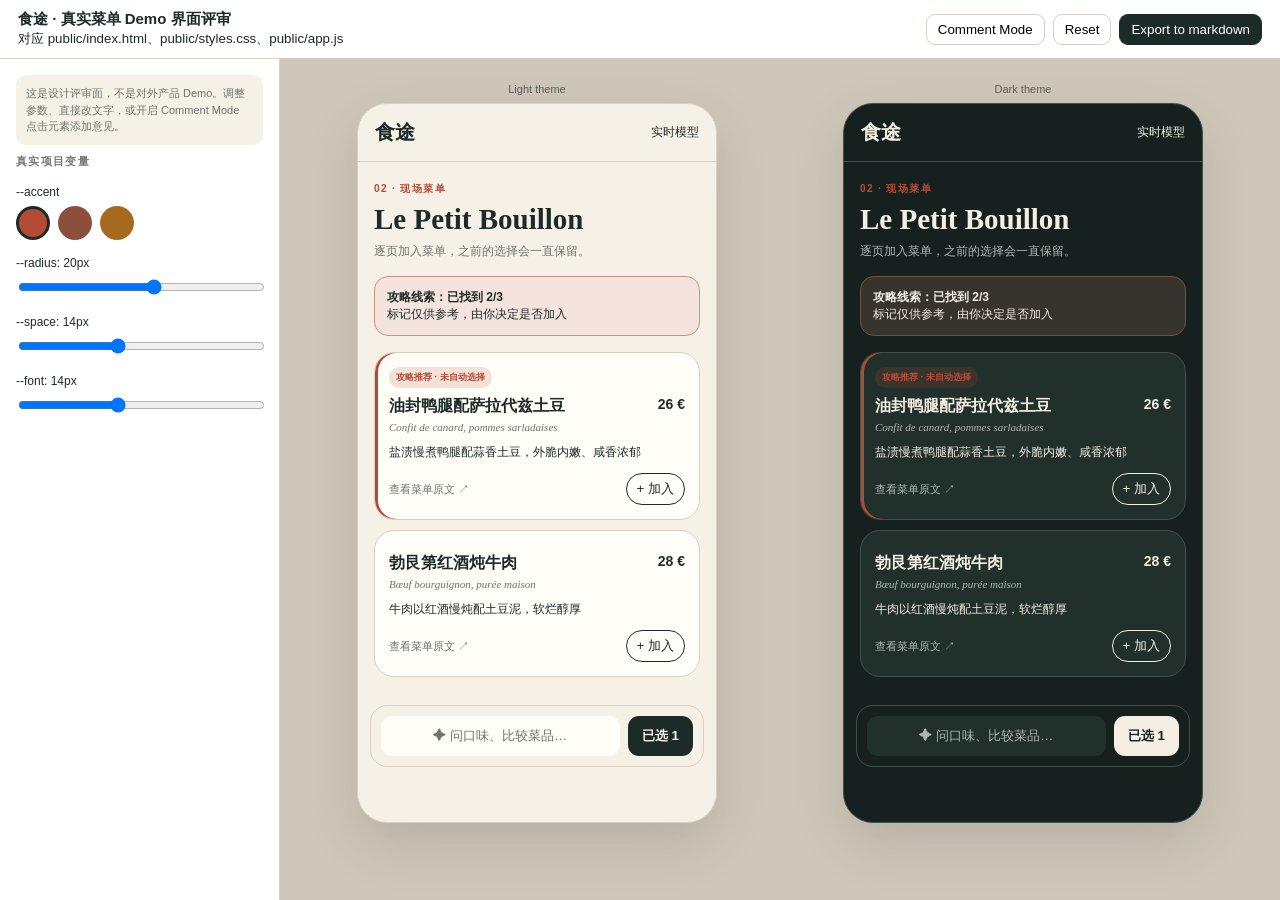
<file: .frontend-design/menu-demo/2026-11-04-menu-demo.html>
<!doctype html>
<html lang="zh-CN">
<head>
<meta charset="utf-8"><meta name="viewport" content="width=device-width,initial-scale=1">
<title>食途界面评审</title>
<style>
:root{--accent:#b64b35;--radius:20px;--space:14px;--font:14px;font-family:-apple-system,BlinkMacSystemFont,"Segoe UI","PingFang SC",sans-serif}*{box-sizing:border-box}body{margin:0;background:#d8d1c6;color:#1d2b28}.app{height:100vh;display:grid;grid-template-rows:auto 1fr}.bar{display:flex;align-items:center;justify-content:space-between;gap:16px;padding:10px 18px;background:#fff;border-bottom:1px solid #d9d0c1}.bar h1{font-size:15px;margin:0}.actions{display:flex;gap:8px}.btn{border:1px solid #d9d0c1;border-radius:9px;background:#fff;padding:7px 11px;cursor:pointer}.btn.on,.btn.primary{background:#1d2b28;color:#fff;border-color:#1d2b28}.layout{display:grid;grid-template-columns:280px 1fr;min-height:0}.controls{background:#fff;padding:16px;border-right:1px solid #d9d0c1;overflow:auto}.controls h2{font-size:11px;text-transform:uppercase;letter-spacing:.12em;color:#777}.control{margin:16px 0}.control label{display:block;font-size:12px;margin-bottom:7px}.control input{width:100%}.swatches{display:flex;gap:8px}.swatch{width:34px;height:34px;border-radius:50%;border:3px solid transparent;cursor:pointer}.swatch.active{border-color:#1d2b28}.help{font-size:11px;line-height:1.5;color:#6f746e;background:#f6f1e7;padding:10px;border-radius:10px}.preview-area{overflow:auto;padding:24px;background:#cfc7ba}.pair{display:grid;grid-template-columns:1fr 1fr;gap:20px;min-width:760px}.pane{display:grid;justify-items:center;color:var(--text);font-size:var(--font)}.pane.light{--paper:#f6f1e7;--surface:#fffdf8;--line:#d9d0c1;--text:#1d2b28;--muted:#6f746e}.pane.dark{--paper:#16211f;--surface:#22302c;--line:#40504b;--text:#f4eee4;--muted:#aeb8b2}.pane-label{font-size:11px;color:#5b605b;margin-bottom:8px}.phone{width:360px;min-height:720px;background:var(--paper);color:var(--text);border-radius:30px;overflow:hidden;box-shadow:0 20px 50px #4a40362b;border:1px solid var(--line)}.top{display:flex;justify-content:space-between;align-items:center;padding:15px 17px;border-bottom:1px solid var(--line)}.brand{font:700 20px Georgia,"Songti SC",serif}.content{padding:20px 16px 100px}.eyebrow{font-size:10px;text-transform:uppercase;letter-spacing:.14em;color:var(--accent);font-weight:800}.title{font:700 29px/1.15 Georgia,"Songti SC",serif;margin:7px 0}.summary{color:var(--muted);font-size:12px}.match{margin:16px 0;padding:12px;border-radius:14px;background:color-mix(in srgb,var(--accent) 14%,var(--surface));border:1px solid color-mix(in srgb,var(--accent) 45%,var(--line));font-size:12px}.card{padding:var(--space);border-radius:var(--radius);background:var(--surface);border:1px solid var(--line);margin:10px 0}.card.hit{box-shadow:inset 3px 0 var(--accent)}.badge{display:inline-block;padding:4px 7px;border-radius:99px;background:color-mix(in srgb,var(--accent) 16%,var(--surface));color:var(--accent);font-size:9px;font-weight:800}.dish-head{display:flex;justify-content:space-between;margin-top:8px}.dish-head strong{font-size:16px}.original{font:italic 11px Georgia,serif;color:var(--muted);margin:4px 0 10px}.desc{font-size:12px;line-height:1.5}.card-foot{display:flex;justify-content:space-between;align-items:center;margin-top:12px;color:var(--muted);font-size:11px}.add{border:1px solid var(--text);border-radius:99px;background:transparent;color:var(--text);padding:6px 10px}.dock{position:relative;margin:-82px 12px 12px;padding:10px;background:color-mix(in srgb,var(--paper) 92%,transparent);border:1px solid var(--line);border-radius:17px;display:flex;gap:8px}.ask{flex:1;border:0;border-radius:11px;background:var(--surface);color:var(--muted);padding:11px}.cart{border:0;border-radius:11px;background:var(--text);color:var(--paper);padding:0 14px;font-weight:700}[data-fd-editable]:hover{outline:1px dashed var(--accent);outline-offset:2px}.comment-mode .pane [data-fd-id]:hover{outline:2px dashed #2563eb;outline-offset:2px;cursor:crosshair}.notes{position:fixed;right:18px;top:70px;width:300px;background:#fff;padding:14px;border-radius:14px;box-shadow:0 14px 40px #0002;display:none}.notes.open{display:block}.notes textarea{width:100%;min-height:80px}.marker{position:fixed;background:#f59e0b;color:white;border-radius:99px;padding:2px 6px;font-size:10px}.toast{position:fixed;bottom:18px;left:50%;transform:translateX(-50%);background:#1d2b28;color:#fff;padding:9px 13px;border-radius:99px;display:none}@media(max-width:800px){.layout{grid-template-columns:1fr}.controls{display:none}.preview-area{padding:12px}}
</style>
</head>
<body><div class="app"><header class="bar"><div><h1>食途 · 真实菜单 Demo 界面评审</h1><small>对应 public/index.html、public/styles.css、public/app.js</small></div><div class="actions"><button class="btn" id="comment">Comment Mode</button><button class="btn" id="reset">Reset</button><button class="btn primary" id="export">Export to markdown</button></div></header><div class="layout"><aside class="controls"><div class="help">这是设计评审面，不是对外产品 Demo。调整参数、直接改文字，或开启 Comment Mode 点击元素添加意见。</div><h2>真实项目变量</h2><div class="control"><label>--accent</label><div class="swatches"><button class="swatch active" data-color="#b64b35" style="background:#b64b35"></button><button class="swatch" data-color="#8c4f3d" style="background:#8c4f3d"></button><button class="swatch" data-color="#a56a1f" style="background:#a56a1f"></button></div></div><div class="control"><label>--radius: <span id="radius-v">20px</span></label><input id="radius" type="range" min="10" max="28" value="20"></div><div class="control"><label>--space: <span id="space-v">14px</span></label><input id="space" type="range" min="10" max="20" value="14"></div><div class="control"><label>--font: <span id="font-v">14px</span></label><input id="font" type="range" min="12" max="17" value="14"></div></aside><main class="preview-area"><div class="pair" id="pair"></div></main></div></div><aside class="notes" id="notes"><strong id="target">Comment</strong><textarea id="note" placeholder="这里应该怎么改？"></textarea><div class="actions" style="margin-top:8px"><button class="btn" id="cancel">Cancel</button><button class="btn primary" id="save">Save</button></div></aside><div class="toast" id="toast"></div>
<script>
const PREVIEW_META={source:'.frontend-design/menu-demo/2026-11-04-menu-demo.html',topic:'menu-demo',targetFile:'public/styles.css'};const initial={accent:'#b64b35',radius:20,space:14,font:14};let decisions={...initial},comments=[],commentMode=false,target=null;function phone(theme){return `<section class="pane ${theme}"><div class="pane-label">${theme==='light'?'Light':'Dark'} theme</div><div class="phone" data-fd-id="phone-shell"><header class="top" data-fd-id="app-header"><span class="brand" data-fd-id="brand-title" data-fd-editable>食途</span><small>实时模型</small></header><div class="content"><div class="eyebrow" data-fd-id="step-label">02 · 现场菜单</div><h1 class="title" data-fd-id="restaurant-title" data-fd-editable>Le Petit Bouillon</h1><div class="summary" data-fd-id="session-copy" data-fd-editable>逐页加入菜单，之前的选择会一直保留。</div><div class="match" data-fd-id="guide-summary"><strong>攻略线索：已找到 2/3</strong><br><span>标记仅供参考，由你决定是否加入</span></div><article class="card hit" data-fd-id="dish-guide-hit"><span class="badge">攻略推荐 · 未自动选择</span><div class="dish-head"><strong data-fd-id="dish-title" data-fd-editable>油封鸭腿配萨拉代兹土豆</strong><b>26 €</b></div><div class="original">Confit de canard, pommes sarladaises</div><div class="desc">盐渍慢煮鸭腿配蒜香土豆，外脆内嫩、咸香浓郁</div><div class="card-foot"><span>查看菜单原文 ↗</span><button class="add">+ 加入</button></div></article><article class="card" data-fd-id="dish-regular"><div class="dish-head"><strong>勃艮第红酒炖牛肉</strong><b>28 €</b></div><div class="original">Bœuf bourguignon, purée maison</div><div class="desc">牛肉以红酒慢炖配土豆泥，软烂醇厚</div><div class="card-foot"><span>查看菜单原文 ↗</span><button class="add">+ 加入</button></div></article></div><footer class="dock" data-fd-id="bottom-actions"><button class="ask">✦ 问口味、比较菜品…</button><button class="cart">已选 1</button></footer></div></section>`}document.querySelector('#pair').innerHTML=phone('light')+phone('dark');function apply(){document.documentElement.style.setProperty('--accent',decisions.accent);document.documentElement.style.setProperty('--radius',decisions.radius+'px');document.documentElement.style.setProperty('--space',decisions.space+'px');document.documentElement.style.setProperty('--font',decisions.font+'px');['radius','space','font'].forEach(k=>document.querySelector('#'+k+'-v').textContent=decisions[k]+'px')}document.querySelectorAll('.swatch').forEach(b=>b.onclick=()=>{decisions.accent=b.dataset.color;document.querySelectorAll('.swatch').forEach(x=>x.classList.remove('active'));b.classList.add('active');apply()});['radius','space','font'].forEach(k=>document.querySelector('#'+k).oninput=e=>{decisions[k]=+e.target.value;apply()});document.querySelectorAll('[data-fd-editable]').forEach(el=>{el.contentEditable='plaintext-only';el.oninput=()=>{const id=el.dataset.fdId;document.querySelectorAll(`[data-fd-id="${id}"][data-fd-editable]`).forEach(x=>{if(x!==el)x.textContent=el.textContent})}});document.querySelector('#comment').onclick=()=>{commentMode=!commentMode;document.body.classList.toggle('comment-mode',commentMode);document.querySelector('#comment').classList.toggle('on',commentMode)};document.querySelector('.pair').onclick=e=>{if(!commentMode)return;const el=e.target.closest('[data-fd-id]');if(!el)return;target=el.dataset.fdId;document.querySelector('#target').textContent=target;document.querySelector('#notes').classList.add('open')};document.querySelector('#cancel').onclick=()=>document.querySelector('#notes').classList.remove('open');document.querySelector('#save').onclick=()=>{const text=document.querySelector('#note').value.trim();if(text)comments.push({target,text});document.querySelector('#note').value='';document.querySelector('#notes').classList.remove('open');show('Comment saved')};document.querySelector('#reset').onclick=()=>{decisions={...initial};comments=[];location.reload()};function build(){const lines=['## Frontend design round-trip','Source: '+PREVIEW_META.source,'Captured at: '+new Date().toISOString().slice(0,19).replace('T',' ')+' (local)','Skill: frontend-design','Topic: '+PREVIEW_META.topic,''];const changed=Object.keys(initial).filter(k=>decisions[k]!==initial[k]);if(changed.length){lines.push('### Decisions','');changed.forEach(k=>lines.push('- `--'+k+'` → `'+decisions[k]+(k==='accent'?'':'px')+'`'));lines.push('')}const edits=[];document.querySelectorAll('.light [data-fd-editable]').forEach(el=>edits.push({id:el.dataset.fdId,value:el.textContent.trim()}));if(edits.length){lines.push('### Direct edits','');edits.forEach((e,i)=>lines.push('#### Edit '+(i+1),'\- Element: `[data-fd-id="'+e.id+'"]` ('+e.id+')','\- Kind: text','\- Value: '+e.value,''))}if(comments.length){lines.push('### Element comments','');comments.forEach((c,i)=>lines.push('#### Comment '+(i+1),'\- Element: `[data-fd-id="'+c.target+'"]` ('+c.target+')','\- Scope: this','\- Note: '+c.text,''))}lines.push('### Apply','','When applying these changes:','','1. Apply token decisions and direct edits to `public/styles.css` and `public/app.js`.','2. Honor element comments by locating the matching `data-fd-id`.','3. Verify the real route with `python3 server.py`.');return lines.join('\n')}document.querySelector('#export').onclick=async()=>{const text=build();await navigator.clipboard.writeText(text).catch(()=>{});show('Export copied to clipboard')};function show(t){const el=document.querySelector('#toast');el.textContent=t;el.style.display='block';setTimeout(()=>el.style.display='none',1800)}apply();
</script></body></html>
</file>
